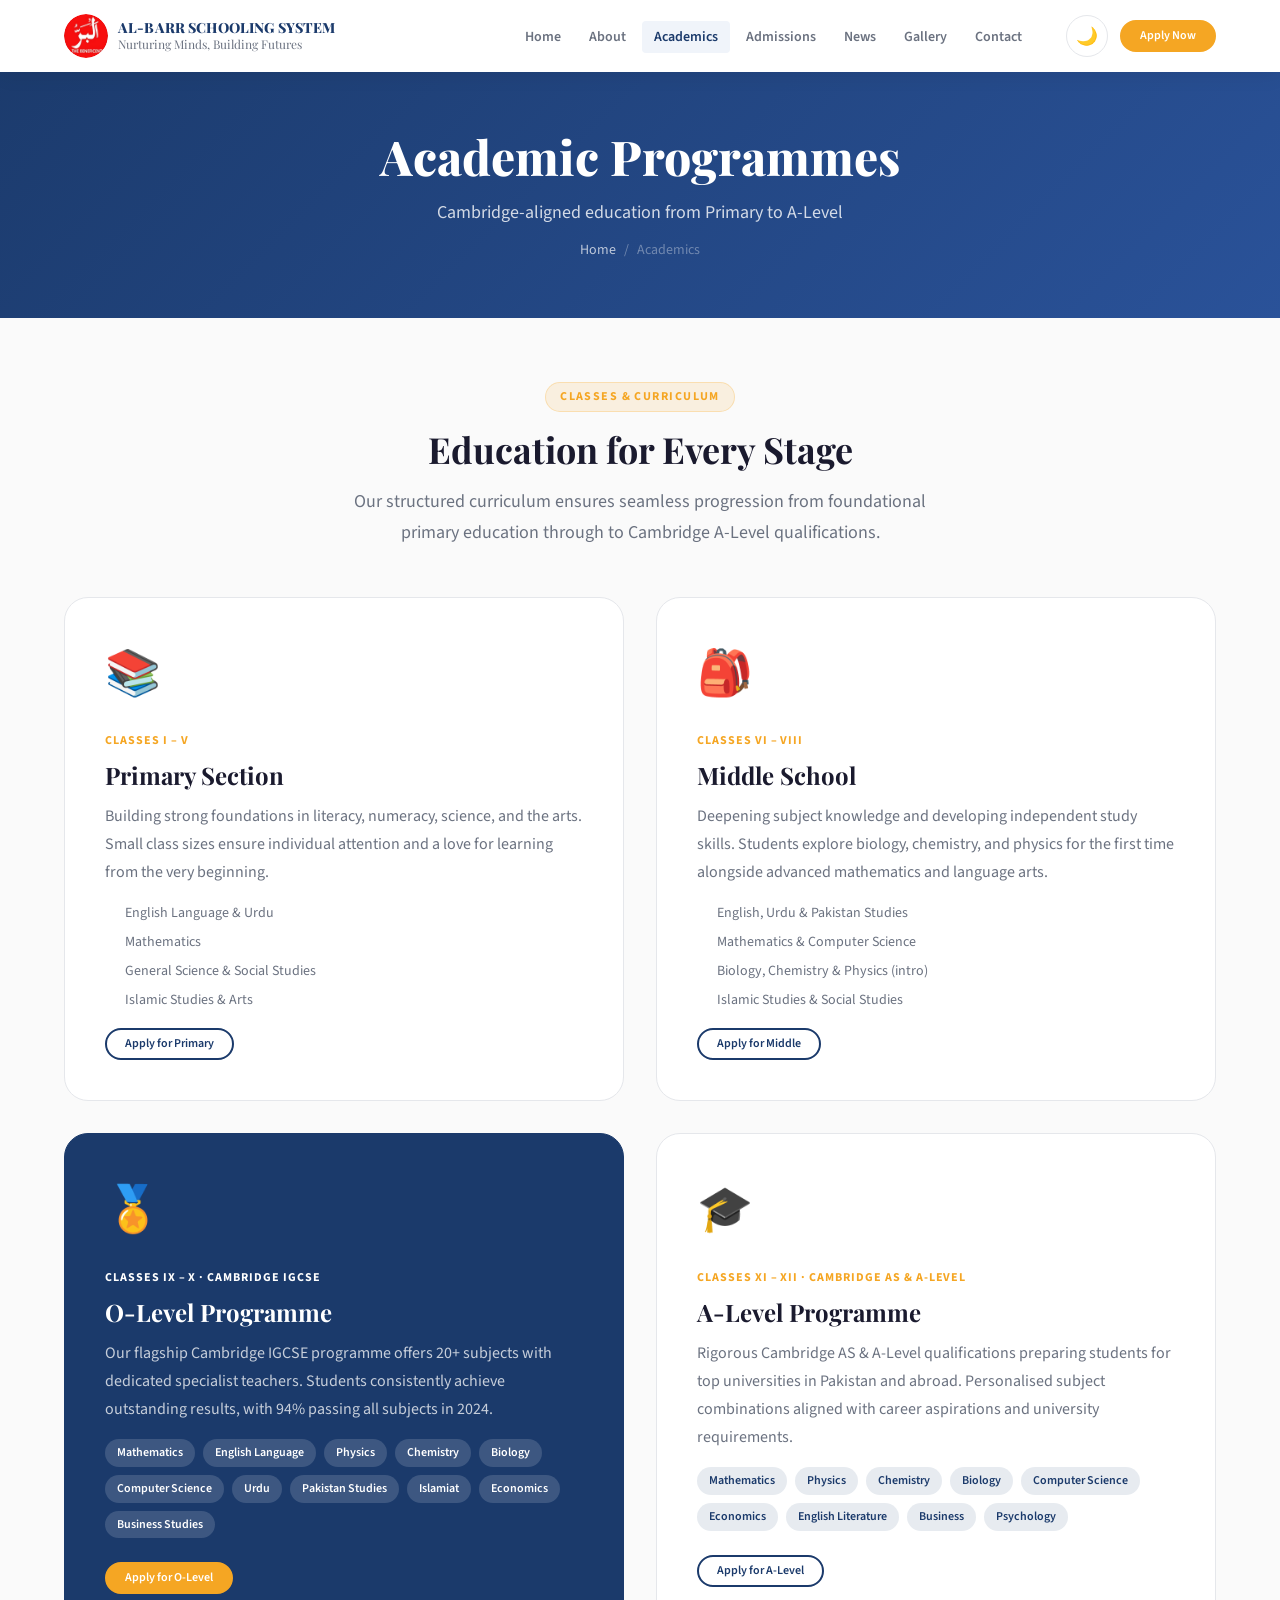
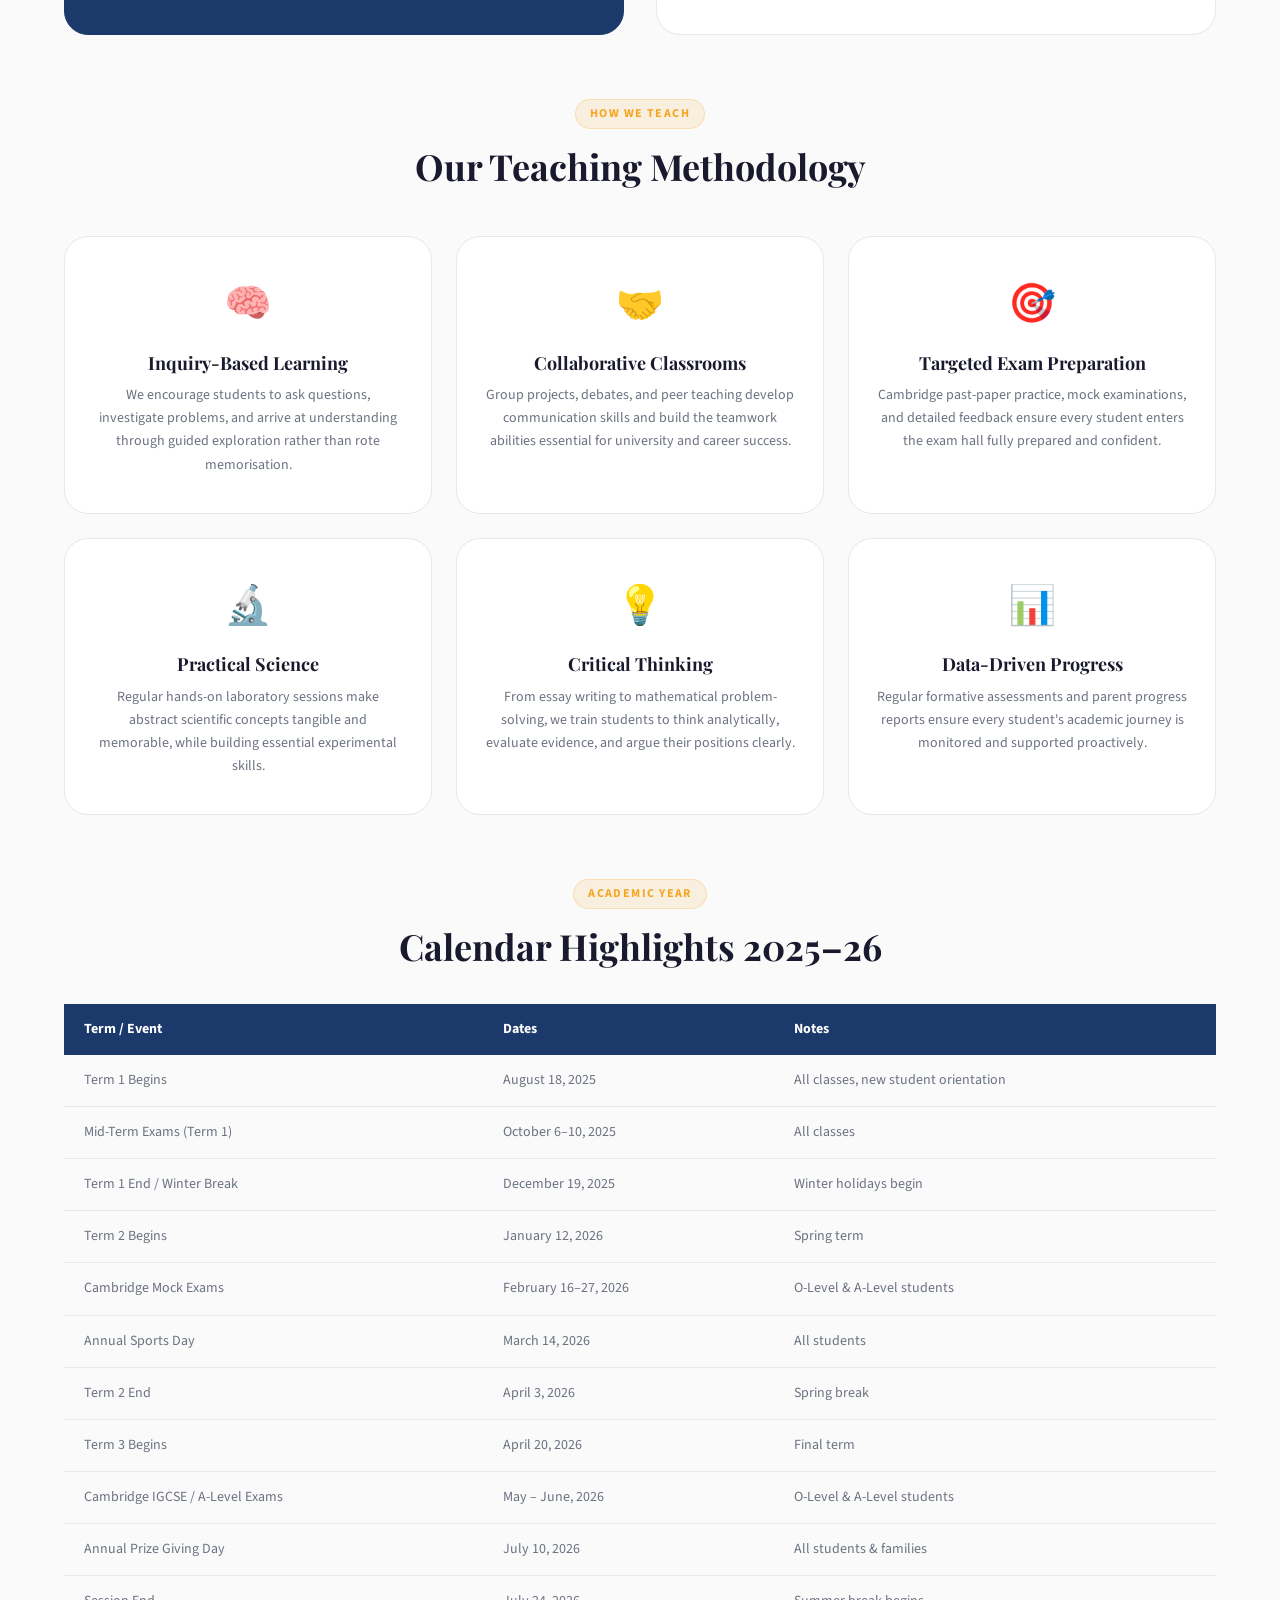
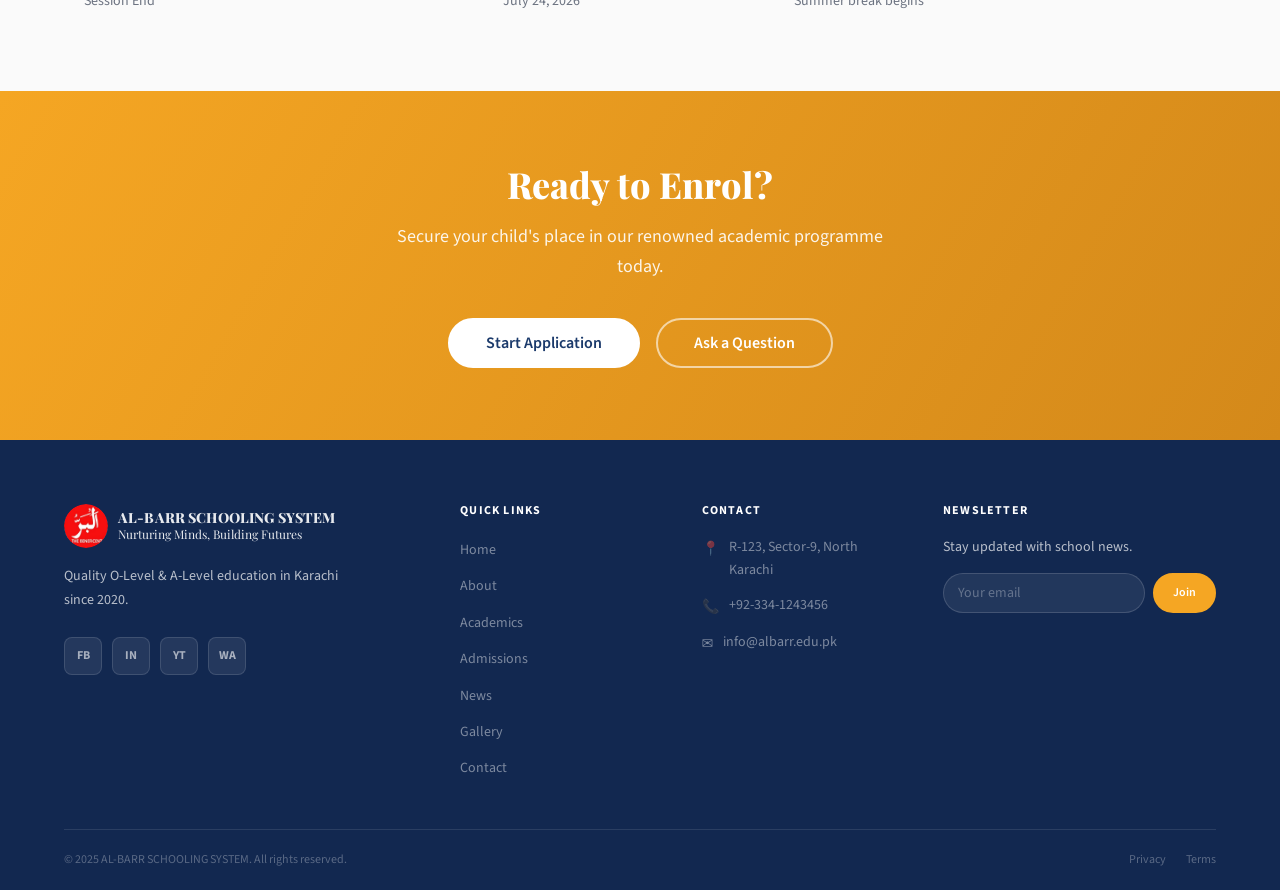
<file: academics.html>
﻿<!DOCTYPE html>
<html lang="en" data-theme="light">

<head>
  <meta charset="UTF-8" />
  <meta name="viewport" content="width=device-width, initial-scale=1.0" />
  <meta name="description"
    content="AL-BARR SCHOOLING SYSTEM Academics — O-Level, A-Level, and Cambridge curriculum details." />
  <title>Academics | AL-BARR SCHOOLING SYSTEM</title>
  <link rel="stylesheet" href="css/main.css" />
  <link rel="stylesheet" href="css/components.css" />
  <style>
    .academics-body {
      padding: var(--space-16) 0;
    }

    .levels-grid {
      display: grid;
      grid-template-columns: repeat(2, 1fr);
      gap: 32px;
      margin-top: 48px;
    }

    .level-card {
      background: var(--color-surface);
      border: 1px solid var(--color-border);
      border-radius: var(--radius-xl);
      padding: 40px;
      transition: all var(--transition);
    }

    .level-card:hover {
      box-shadow: var(--shadow-lg);
      transform: translateY(-4px);
      border-color: var(--color-primary);
    }

    .level-card.highlight {
      background: var(--color-primary);
      color: #fff;
      border-color: var(--color-primary);
    }

    .level-card.highlight h3,
    .level-card.highlight .level-grades {
      color: #fff;
    }

    .level-card.highlight p,
    .level-card.highlight li {
      color: rgba(255, 255, 255, .75);
    }

    .level-icon {
      font-size: 2.8rem;
      margin-bottom: 20px;
    }

    .level-grades {
      font-size: var(--text-xs);
      font-weight: 700;
      letter-spacing: .08em;
      text-transform: uppercase;
      color: var(--color-secondary);
      margin-bottom: 10px;
    }

    .level-card h3 {
      font-size: var(--text-2xl);
      margin-bottom: 12px;
    }

    .level-card p {
      color: var(--color-text-muted);
      line-height: 1.75;
      margin-bottom: 16px;
    }

    .subjects-list {
      display: flex;
      flex-wrap: wrap;
      gap: 8px;
      margin-top: 16px;
    }

    .subject-tag {
      background: rgba(27, 58, 107, .1);
      color: var(--color-primary);
      font-size: var(--text-xs);
      font-weight: 600;
      padding: 4px 12px;
      border-radius: var(--radius-full);
    }

    .level-card.highlight .subject-tag {
      background: rgba(255, 255, 255, .15);
      color: #fff;
    }

    .method-grid {
      display: grid;
      grid-template-columns: repeat(3, 1fr);
      gap: 24px;
      margin-top: 48px;
    }

    .method-item {
      text-align: center;
      padding: 36px 28px;
      background: var(--color-surface);
      border: 1px solid var(--color-border);
      border-radius: var(--radius-xl);
    }

    .method-icon {
      font-size: 2.4rem;
      margin-bottom: 16px;
    }

    .method-item h4 {
      font-size: var(--text-lg);
      margin-bottom: 10px;
    }

    .method-item p {
      font-size: var(--text-sm);
      color: var(--color-text-muted);
      line-height: 1.65;
    }

    .calendar-table {
      width: 100%;
      border-collapse: collapse;
      margin-top: 36px;
    }

    .calendar-table th {
      background: var(--color-primary);
      color: #fff;
      padding: 14px 20px;
      text-align: left;
      font-size: var(--text-sm);
    }

    .calendar-table td {
      padding: 14px 20px;
      border-bottom: 1px solid var(--color-border);
      font-size: var(--text-sm);
      color: var(--color-text-muted);
    }

    .calendar-table tr:last-child td {
      border-bottom: none;
    }

    .calendar-table tr:hover td {
      background: var(--color-bg-alt);
    }

    @media(max-width:900px) {

      .levels-grid,
      .method-grid {
        grid-template-columns: 1fr;
      }
    }
  </style>
</head>

<body>
  <nav class="navbar solid" id="navbar">
    <div class="nav-inner">
      <a href="index.html" class="nav-logo">
        <div class="nav-logo-icon"><img src="/assets/images/logo.jpg" alt="AL-BARR SCHOOLING SYSTEM Logo"></div>
        <div class="nav-logo-text"><strong>AL-BARR SCHOOLING SYSTEM</strong><span>Nurturing Minds, Building
            Futures</span></div>
      </a>
      <ul class="nav-links" id="navLinks">
        <li><a href="index.html">Home</a></li>
        <li><a href="about.html">About</a></li>
        <li><a href="academics.html" class="active">Academics</a></li>
        <li><a href="admissions.html">Admissions</a></li>
        <li><a href="news.html">News</a></li>
        <li><a href="gallery.html">Gallery</a></li>
        <li><a href="contact.html">Contact</a></li>
      </ul>
      <div class="nav-right"><button class="theme-toggle" id="themeToggle"
          title="Toggle Dark / Light Mode">🌙</button><a href="admissions.html" class="btn btn-secondary btn-sm">Apply
          Now</a></div>
      <button class="hamburger" id="hamburger"><span></span><span></span><span></span></button>
    </div>
  </nav>
  <div class="nav-drawer" id="navDrawer"><a href="index.html">Home</a><a href="about.html">About</a><a
      href="academics.html" class="active">Academics</a><a href="admissions.html">Admissions</a><a
      href="news.html">News</a><a href="gallery.html">Gallery</a><a href="contact.html">Contact</a><a
      href="admissions.html" class="btn btn-secondary">Apply Now</a></div>

  <div class="page-hero">
    <div class="container">
      <h1>Academic Programmes</h1>
      <p>Cambridge-aligned education from Primary to A-Level</p>
      <div class="breadcrumb"><a href="index.html">Home</a><span>/</span><span>Academics</span></div>
    </div>
  </div>

  <div class="academics-body">
    <div class="container">
      <div class="text-center fade-up">
        <div class="label">Classes &amp; Curriculum</div>
        <h2 class="section-title">Education for Every Stage</h2>
        <p class="section-sub">Our structured curriculum ensures seamless progression from foundational primary
          education through to Cambridge A-Level qualifications.</p>
      </div>
      <div class="levels-grid">
        <div class="level-card fade-up">
          <div class="level-icon">📚</div>
          <div class="level-grades">Classes I – V</div>
          <h3>Primary Section</h3>
          <p>Building strong foundations in literacy, numeracy, science, and the arts. Small class sizes ensure
            individual attention and a love for learning from the very beginning.</p>
          <ul style="color:var(--color-text-muted);font-size:var(--text-sm);padding-left:20px;margin-bottom:16px;">
            <li style="margin-bottom:6px;">English Language &amp; Urdu</li>
            <li style="margin-bottom:6px;">Mathematics</li>
            <li style="margin-bottom:6px;">General Science &amp; Social Studies</li>
            <li style="margin-bottom:6px;">Islamic Studies &amp; Arts</li>
          </ul><a href="admissions.html" class="btn btn-outline btn-sm">Apply for Primary</a>
        </div>
        <div class="level-card fade-up">
          <div class="level-icon">🎒</div>
          <div class="level-grades">Classes VI – VIII</div>
          <h3>Middle School</h3>
          <p>Deepening subject knowledge and developing independent study skills. Students explore biology, chemistry,
            and physics for the first time alongside advanced mathematics and language arts.</p>
          <ul style="color:var(--color-text-muted);font-size:var(--text-sm);padding-left:20px;margin-bottom:16px;">
            <li style="margin-bottom:6px;">English, Urdu &amp; Pakistan Studies</li>
            <li style="margin-bottom:6px;">Mathematics &amp; Computer Science</li>
            <li style="margin-bottom:6px;">Biology, Chemistry &amp; Physics (intro)</li>
            <li style="margin-bottom:6px;">Islamic Studies &amp; Social Studies</li>
          </ul><a href="admissions.html" class="btn btn-outline btn-sm">Apply for Middle</a>
        </div>
        <div class="level-card highlight fade-up">
          <div class="level-icon">🏅</div>
          <div class="level-grades">Classes IX – X · Cambridge IGCSE</div>
          <h3>O-Level Programme</h3>
          <p>Our flagship Cambridge IGCSE programme offers 20+ subjects with dedicated specialist teachers. Students
            consistently achieve outstanding results, with 94% passing all subjects in 2024.</p>
          <div class="subjects-list"><span class="subject-tag">Mathematics</span><span class="subject-tag">English
              Language</span><span class="subject-tag">Physics</span><span class="subject-tag">Chemistry</span><span
              class="subject-tag">Biology</span><span class="subject-tag">Computer Science</span><span
              class="subject-tag">Urdu</span><span class="subject-tag">Pakistan Studies</span><span
              class="subject-tag">Islamiat</span><span class="subject-tag">Economics</span><span
              class="subject-tag">Business Studies</span></div><a href="admissions.html"
            class="btn btn-secondary btn-sm" style="margin-top:24px;">Apply for O-Level</a>
        </div>
        <div class="level-card fade-up">
          <div class="level-icon">🎓</div>
          <div class="level-grades">Classes XI – XII · Cambridge AS &amp; A-Level</div>
          <h3>A-Level Programme</h3>
          <p>Rigorous Cambridge AS &amp; A-Level qualifications preparing students for top universities in Pakistan and
            abroad. Personalised subject combinations aligned with career aspirations and university requirements.</p>
          <div class="subjects-list"><span class="subject-tag">Mathematics</span><span
              class="subject-tag">Physics</span><span class="subject-tag">Chemistry</span><span
              class="subject-tag">Biology</span><span class="subject-tag">Computer Science</span><span
              class="subject-tag">Economics</span><span class="subject-tag">English Literature</span><span
              class="subject-tag">Business</span><span class="subject-tag">Psychology</span></div><a
            href="admissions.html" class="btn btn-outline btn-sm" style="margin-top:24px;">Apply for A-Level</a>
        </div>
      </div>

      <!-- Teaching Methodology -->
      <div style="margin-top:var(--space-16);">
        <div class="text-center fade-up">
          <div class="label">How We Teach</div>
          <h2 class="section-title">Our Teaching Methodology</h2>
        </div>
        <div class="method-grid">
          <div class="method-item fade-up">
            <div class="method-icon">🧠</div>
            <h4>Inquiry-Based Learning</h4>
            <p>We encourage students to ask questions, investigate problems, and arrive at understanding through guided
              exploration rather than rote memorisation.</p>
          </div>
          <div class="method-item fade-up">
            <div class="method-icon">🤝</div>
            <h4>Collaborative Classrooms</h4>
            <p>Group projects, debates, and peer teaching develop communication skills and build the teamwork abilities
              essential for university and career success.</p>
          </div>
          <div class="method-item fade-up">
            <div class="method-icon">🎯</div>
            <h4>Targeted Exam Preparation</h4>
            <p>Cambridge past-paper practice, mock examinations, and detailed feedback ensure every student enters the
              exam hall fully prepared and confident.</p>
          </div>
          <div class="method-item fade-up">
            <div class="method-icon">🔬</div>
            <h4>Practical Science</h4>
            <p>Regular hands-on laboratory sessions make abstract scientific concepts tangible and memorable, while
              building essential experimental skills.</p>
          </div>
          <div class="method-item fade-up">
            <div class="method-icon">💡</div>
            <h4>Critical Thinking</h4>
            <p>From essay writing to mathematical problem-solving, we train students to think analytically, evaluate
              evidence, and argue their positions clearly.</p>
          </div>
          <div class="method-item fade-up">
            <div class="method-icon">📊</div>
            <h4>Data-Driven Progress</h4>
            <p>Regular formative assessments and parent progress reports ensure every student's academic journey is
              monitored and supported proactively.</p>
          </div>
        </div>
      </div>

      <!-- Academic Calendar -->
      <div style="margin-top:var(--space-16);">
        <div class="text-center fade-up">
          <div class="label">Academic Year</div>
          <h2 class="section-title">Calendar Highlights 2025–26</h2>
        </div>
        <div class="fade-up">
          <table class="calendar-table">
            <thead>
              <tr>
                <th>Term / Event</th>
                <th>Dates</th>
                <th>Notes</th>
              </tr>
            </thead>
            <tbody>
              <tr>
                <td>Term 1 Begins</td>
                <td>August 18, 2025</td>
                <td>All classes, new student orientation</td>
              </tr>
              <tr>
                <td>Mid-Term Exams (Term 1)</td>
                <td>October 6–10, 2025</td>
                <td>All classes</td>
              </tr>
              <tr>
                <td>Term 1 End / Winter Break</td>
                <td>December 19, 2025</td>
                <td>Winter holidays begin</td>
              </tr>
              <tr>
                <td>Term 2 Begins</td>
                <td>January 12, 2026</td>
                <td>Spring term</td>
              </tr>
              <tr>
                <td>Cambridge Mock Exams</td>
                <td>February 16–27, 2026</td>
                <td>O-Level &amp; A-Level students</td>
              </tr>
              <tr>
                <td>Annual Sports Day</td>
                <td>March 14, 2026</td>
                <td>All students</td>
              </tr>
              <tr>
                <td>Term 2 End</td>
                <td>April 3, 2026</td>
                <td>Spring break</td>
              </tr>
              <tr>
                <td>Term 3 Begins</td>
                <td>April 20, 2026</td>
                <td>Final term</td>
              </tr>
              <tr>
                <td>Cambridge IGCSE / A-Level Exams</td>
                <td>May – June, 2026</td>
                <td>O-Level &amp; A-Level students</td>
              </tr>
              <tr>
                <td>Annual Prize Giving Day</td>
                <td>July 10, 2026</td>
                <td>All students &amp; families</td>
              </tr>
              <tr>
                <td>Session End</td>
                <td>July 24, 2026</td>
                <td>Summer break begins</td>
              </tr>
            </tbody>
          </table>
        </div>
      </div>
    </div>
  </div>

  <div class="cta-section">
    <div class="container">
      <h2>Ready to Enrol?</h2>
      <p>Secure your child's place in our renowned academic programme today.</p>
      <div class="cta-btns"><a href="admissions.html" class="btn btn-white btn-lg">Start Application</a><a
          href="contact.html" class="btn btn-outline-white btn-lg">Ask a Question</a></div>
    </div>
  </div>

  <footer class="footer">
    <div class="container">
      <div class="footer-grid">
        <div class="footer-brand"><a href="index.html" class="nav-logo">
            <div class="nav-logo-icon"><img src="/assets/images/logo.jpg" alt="AL-BARR SCHOOLING SYSTEM Logo"></div>
            <div class="nav-logo-text"><strong>AL-BARR SCHOOLING SYSTEM</strong><span>Nurturing Minds, Building
                Futures</span></div>
          </a>
          <p>Quality O-Level &amp; A-Level education in Karachi since 2020.</p>
          <div class="social-row"><a href="#" class="social-btn">fb</a><a href="#" class="social-btn">in</a><a href="#"
              class="social-btn">yt</a><a href="#" class="social-btn">wa</a></div>
        </div>
        <div class="footer-col">
          <h4>Quick Links</h4>
          <ul>
            <li><a href="index.html">Home</a></li>
            <li><a href="about.html">About</a></li>
            <li><a href="academics.html">Academics</a></li>
            <li><a href="admissions.html">Admissions</a></li>
            <li><a href="news.html">News</a></li>
            <li><a href="gallery.html">Gallery</a></li>
            <li><a href="contact.html">Contact</a></li>
          </ul>
        </div>
        <div class="footer-col">
          <h4>Contact</h4>
          <div class="contact-line"><span>📍</span><span>R-123, Sector-9, North Karachi</span></div>
          <div class="contact-line"><span>📞</span><span>+92-334-1243456</span></div>
          <div class="contact-line"><span>✉️</span><span>info@albarr.edu.pk</span></div>
        </div>
        <div class="footer-col footer-newsletter">
          <h4>Newsletter</h4>
          <p>Stay updated with school news.</p>
          <div class="nl-form"><input type="email" placeholder="Your email" /><button
              class="btn btn-secondary btn-sm">Join</button></div>
        </div>
      </div>
      <div class="footer-bottom">
        <p>&copy; 2025 AL-BARR SCHOOLING SYSTEM. All rights reserved.</p>
        <div class="footer-legal"><a href="#">Privacy</a><a href="#">Terms</a></div>
      </div>
    </div>
  </footer>
  <script src="js/main.js"></script>
</body>

</html>
</file>
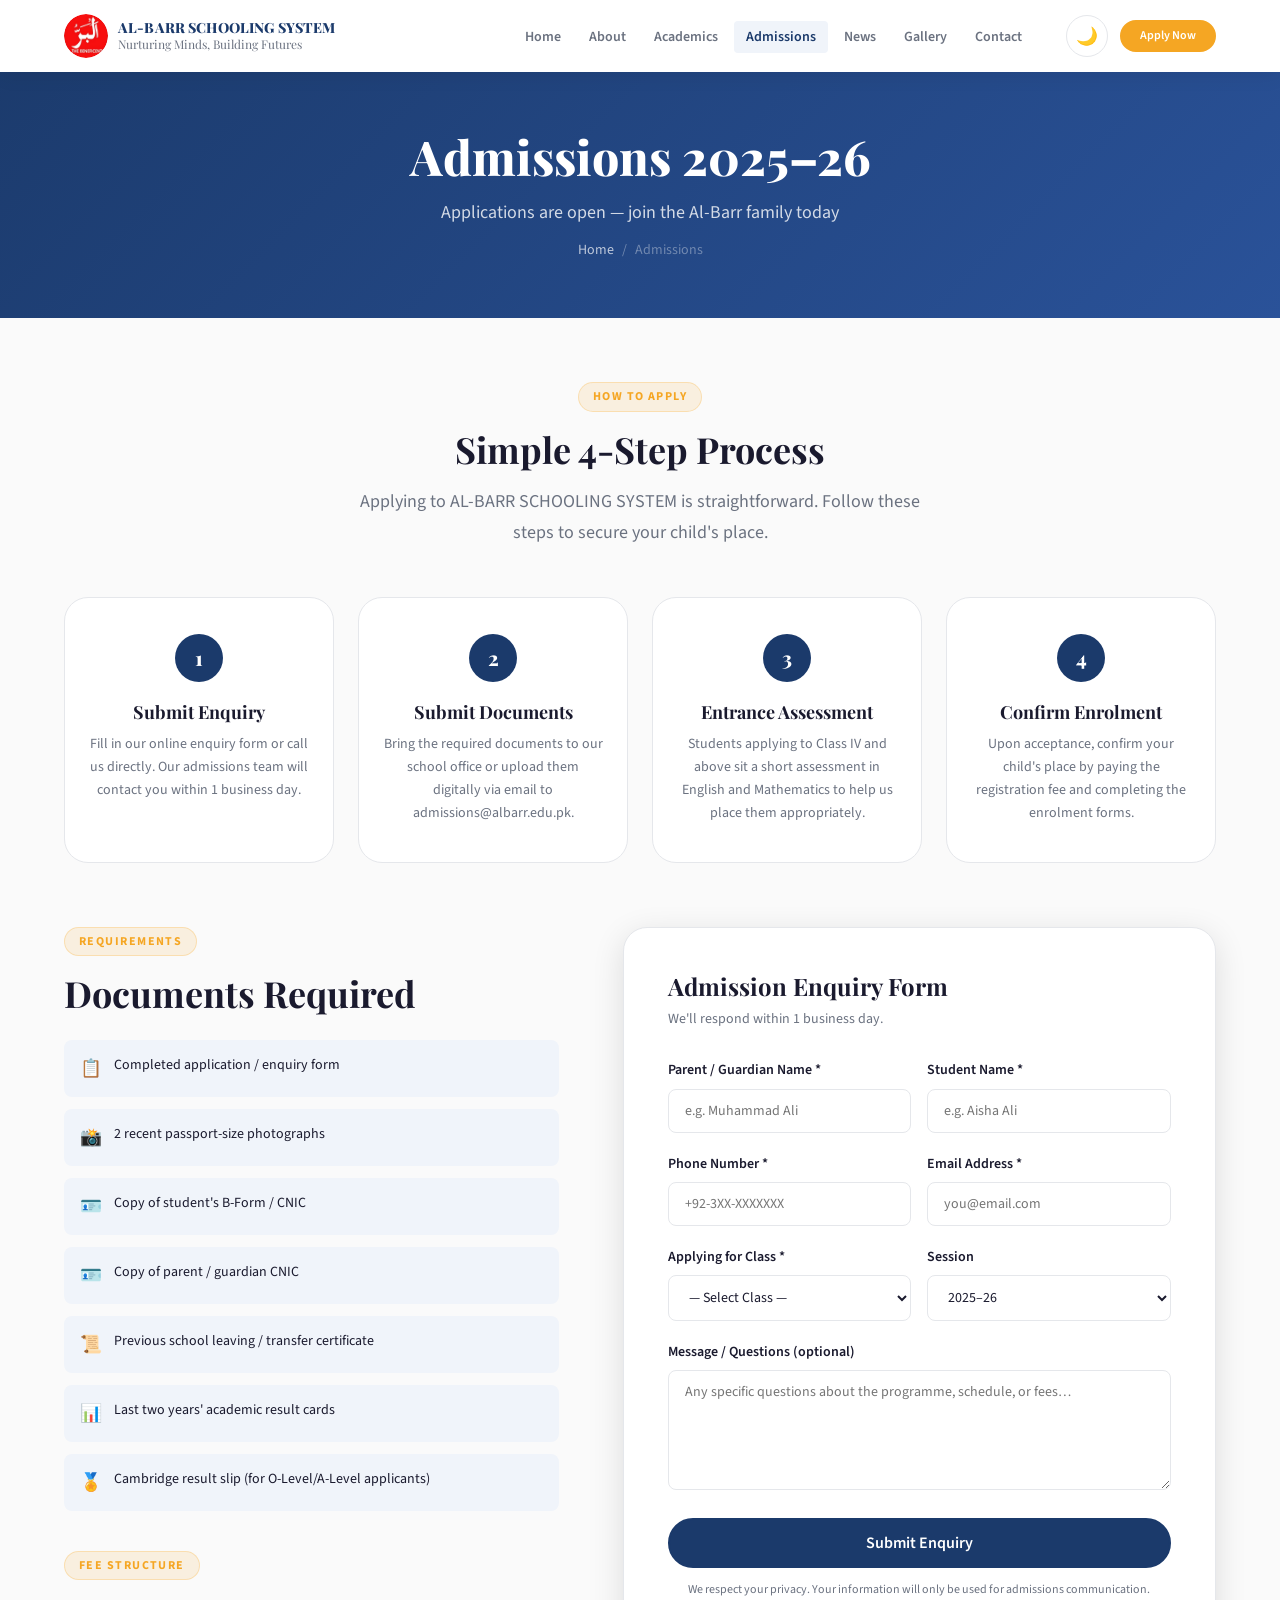
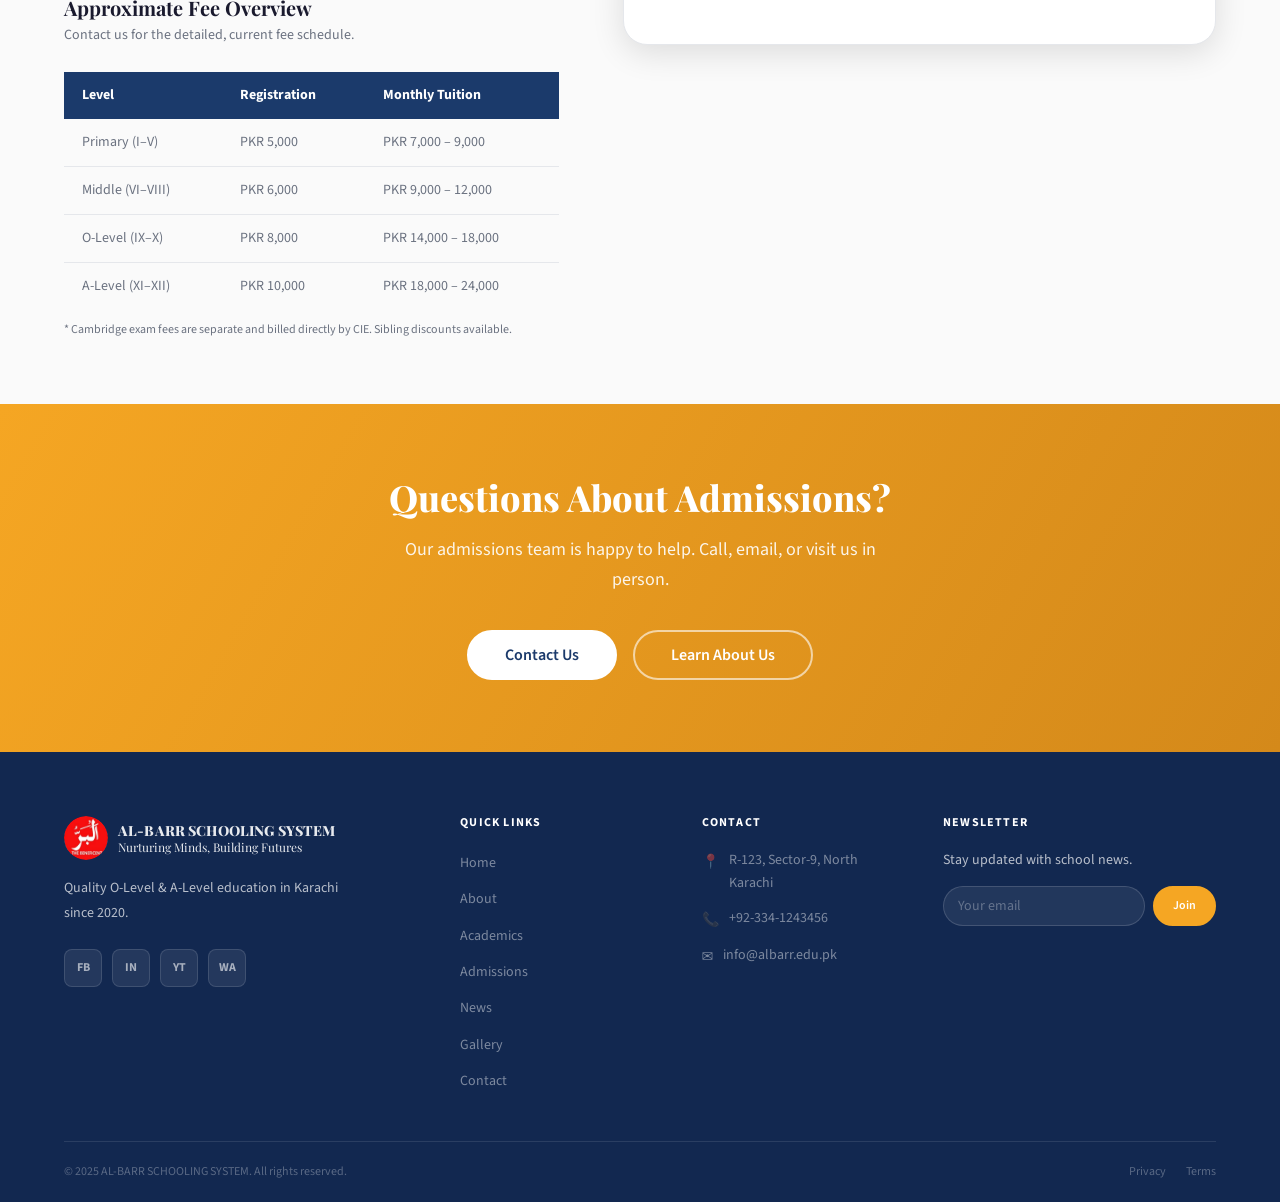
<file: admissions.html>
﻿<!DOCTYPE html>
<html lang="en" data-theme="light">

<head>
  <meta charset="UTF-8" />
  <meta name="viewport" content="width=device-width, initial-scale=1.0" />
  <meta name="description"
    content="Apply to AL-BARR SCHOOLING SYSTEM — admissions process, requirements, and enquiry form." />
  <title>Admissions | AL-BARR SCHOOLING SYSTEM</title>
  <link rel="stylesheet" href="css/main.css" />
  <link rel="stylesheet" href="css/components.css" />
  <style>
    .adm-body {
      padding: var(--space-16) 0;
    }

    .steps-grid {
      display: grid;
      grid-template-columns: repeat(4, 1fr);
      gap: 24px;
      margin-top: 48px;
    }

    .step-card {
      text-align: center;
      padding: 36px 24px;
      background: var(--color-surface);
      border: 1px solid var(--color-border);
      border-radius: var(--radius-xl);
      position: relative;
      transition: all var(--transition);
    }

    .step-card:hover {
      transform: translateY(-4px);
      box-shadow: var(--shadow-md);
    }

    .step-num {
      width: 48px;
      height: 48px;
      background: var(--color-primary);
      color: #fff;
      border-radius: 50%;
      display: grid;
      place-items: center;
      font-family: var(--font-heading);
      font-size: var(--text-xl);
      font-weight: 800;
      margin: 0 auto 20px;
    }

    .step-card h4 {
      font-size: var(--text-lg);
      margin-bottom: 10px;
    }

    .step-card p {
      font-size: var(--text-sm);
      color: var(--color-text-muted);
      line-height: 1.65;
    }

    .adm-grid {
      display: grid;
      grid-template-columns: 1fr 1.2fr;
      gap: 64px;
      align-items: start;
      margin-top: var(--space-16);
    }

    .req-list {
      display: flex;
      flex-direction: column;
      gap: 12px;
      margin-top: 24px;
    }

    .req-item {
      display: flex;
      gap: 12px;
      align-items: flex-start;
      padding: 14px 16px;
      background: var(--color-bg-alt);
      border-radius: var(--radius-md);
      font-size: var(--text-sm);
    }

    .req-item span:first-child {
      flex-shrink: 0;
      font-size: 1.1rem;
    }

    .fee-table {
      width: 100%;
      border-collapse: collapse;
      margin-top: 24px;
    }

    .fee-table th {
      background: var(--color-primary);
      color: #fff;
      padding: 12px 18px;
      text-align: left;
      font-size: var(--text-sm);
    }

    .fee-table td {
      padding: 12px 18px;
      border-bottom: 1px solid var(--color-border);
      font-size: var(--text-sm);
      color: var(--color-text-muted);
    }

    .fee-table tr:last-child td {
      border-bottom: none;
    }

    .form-card {
      background: var(--color-surface);
      border: 1px solid var(--color-border);
      border-radius: var(--radius-xl);
      padding: 44px;
      box-shadow: var(--shadow-lg);
    }

    .form-card h3 {
      font-size: var(--text-2xl);
      margin-bottom: 8px;
    }

    .form-card .sub {
      font-size: var(--text-sm);
      color: var(--color-text-muted);
      margin-bottom: 28px;
    }

    @media(max-width:900px) {
      .steps-grid {
        grid-template-columns: repeat(2, 1fr);
      }

      .adm-grid {
        grid-template-columns: 1fr;
      }
    }

    @media(max-width:480px) {
      .steps-grid {
        grid-template-columns: 1fr;
      }
    }
  </style>
</head>

<body>
  <nav class="navbar solid" id="navbar">
    <div class="nav-inner">
      <a href="index.html" class="nav-logo">
        <div class="nav-logo-icon"><img src="/assets/images/logo.jpg" alt="AL-BARR SCHOOLING SYSTEM Logo"></div>
        <div class="nav-logo-text"><strong>AL-BARR SCHOOLING SYSTEM</strong><span>Nurturing Minds, Building
            Futures</span></div>
      </a>
      <ul class="nav-links" id="navLinks">
        <li><a href="index.html">Home</a></li>
        <li><a href="about.html">About</a></li>
        <li><a href="academics.html">Academics</a></li>
        <li><a href="admissions.html" class="active">Admissions</a></li>
        <li><a href="news.html">News</a></li>
        <li><a href="gallery.html">Gallery</a></li>
        <li><a href="contact.html">Contact</a></li>
      </ul>
      <div class="nav-right"><button class="theme-toggle" id="themeToggle"
          title="Toggle Dark / Light Mode">🌙</button><a href="admissions.html" class="btn btn-secondary btn-sm">Apply
          Now</a></div>
      <button class="hamburger" id="hamburger"><span></span><span></span><span></span></button>
    </div>
  </nav>
  <div class="nav-drawer" id="navDrawer"><a href="index.html">Home</a><a href="about.html">About</a><a
      href="academics.html">Academics</a><a href="admissions.html" class="active">Admissions</a><a
      href="news.html">News</a><a href="gallery.html">Gallery</a><a href="contact.html">Contact</a><a
      href="admissions.html" class="btn btn-secondary">Apply Now</a></div>

  <div class="page-hero">
    <div class="container">
      <h1>Admissions 2025–26</h1>
      <p>Applications are open — join the Al-Barr family today</p>
      <div class="breadcrumb"><a href="index.html">Home</a><span>/</span><span>Admissions</span></div>
    </div>
  </div>

  <div class="adm-body">
    <div class="container">
      <div class="text-center fade-up">
        <div class="label">How to Apply</div>
        <h2 class="section-title">Simple 4-Step Process</h2>
        <p class="section-sub">Applying to AL-BARR SCHOOLING SYSTEM is straightforward. Follow these steps to secure
          your child's place.</p>
      </div>
      <div class="steps-grid">
        <div class="step-card fade-up">
          <div class="step-num">1</div>
          <h4>Submit Enquiry</h4>
          <p>Fill in our online enquiry form or call us directly. Our admissions team will contact you within 1 business
            day.</p>
        </div>
        <div class="step-card fade-up">
          <div class="step-num">2</div>
          <h4>Submit Documents</h4>
          <p>Bring the required documents to our school office or upload them digitally via email to
            admissions@albarr.edu.pk.</p>
        </div>
        <div class="step-card fade-up">
          <div class="step-num">3</div>
          <h4>Entrance Assessment</h4>
          <p>Students applying to Class IV and above sit a short assessment in English and Mathematics to help us place
            them appropriately.</p>
        </div>
        <div class="step-card fade-up">
          <div class="step-num">4</div>
          <h4>Confirm Enrolment</h4>
          <p>Upon acceptance, confirm your child's place by paying the registration fee and completing the enrolment
            forms.</p>
        </div>
      </div>

      <div class="adm-grid">
        <div>
          <div class="label fade-up">Requirements</div>
          <h2 class="section-title fade-up">Documents Required</h2>
          <div class="req-list fade-up">
            <div class="req-item"><span>📋</span><span>Completed application / enquiry form</span></div>
            <div class="req-item"><span>📸</span><span>2 recent passport-size photographs</span></div>
            <div class="req-item"><span>🪪</span><span>Copy of student's B-Form / CNIC</span></div>
            <div class="req-item"><span>🪪</span><span>Copy of parent / guardian CNIC</span></div>
            <div class="req-item"><span>📜</span><span>Previous school leaving / transfer certificate</span></div>
            <div class="req-item"><span>📊</span><span>Last two years' academic result cards</span></div>
            <div class="req-item"><span>🏅</span><span>Cambridge result slip (for O-Level/A-Level applicants)</span>
            </div>
          </div>

          <div style="margin-top:40px;">
            <div class="label fade-up">Fee Structure</div>
            <h3 class="fade-up" style="margin-bottom:4px;font-size:var(--text-xl);">Approximate Fee Overview</h3>
            <p style="font-size:var(--text-sm);color:var(--color-text-muted);margin-bottom:16px;" class="fade-up">
              Contact us for the detailed, current fee schedule.</p>
            <table class="fee-table fade-up">
              <thead>
                <tr>
                  <th>Level</th>
                  <th>Registration</th>
                  <th>Monthly Tuition</th>
                </tr>
              </thead>
              <tbody>
                <tr>
                  <td>Primary (I–V)</td>
                  <td>PKR 5,000</td>
                  <td>PKR 7,000 – 9,000</td>
                </tr>
                <tr>
                  <td>Middle (VI–VIII)</td>
                  <td>PKR 6,000</td>
                  <td>PKR 9,000 – 12,000</td>
                </tr>
                <tr>
                  <td>O-Level (IX–X)</td>
                  <td>PKR 8,000</td>
                  <td>PKR 14,000 – 18,000</td>
                </tr>
                <tr>
                  <td>A-Level (XI–XII)</td>
                  <td>PKR 10,000</td>
                  <td>PKR 18,000 – 24,000</td>
                </tr>
              </tbody>
            </table>
            <p style="font-size:var(--text-xs);color:var(--color-text-muted);margin-top:10px;">* Cambridge exam fees are
              separate and billed directly by CIE. Sibling discounts available.</p>
          </div>
        </div>

        <div class="form-card fade-up">
          <h3>Admission Enquiry Form</h3>
          <p class="sub">We'll respond within 1 business day.</p>
          <form id="admForm">
            <div class="form-row">
              <div class="form-group"><label>Parent / Guardian Name *</label><input type="text" id="parentName"
                  placeholder="e.g. Muhammad Ali" required /><span class="form-error" id="err-parentName">Please enter
                  your name.</span></div>
              <div class="form-group"><label>Student Name *</label><input type="text" id="studentName"
                  placeholder="e.g. Aisha Ali" required /><span class="form-error" id="err-studentName">Please enter
                  student name.</span></div>
            </div>
            <div class="form-row">
              <div class="form-group"><label>Phone Number *</label><input type="tel" id="phone"
                  placeholder="+92-3XX-XXXXXXX" required /><span class="form-error" id="err-phone">Please enter a valid
                  phone number.</span></div>
              <div class="form-group"><label>Email Address *</label><input type="email" id="email"
                  placeholder="you@email.com" required /><span class="form-error" id="err-email">Please enter a valid
                  email.</span></div>
            </div>
            <div class="form-row">
              <div class="form-group"><label>Applying for Class *</label>
                <select id="grade" required>
                  <option value="">— Select Class —</option>
                  <option>Class I</option>
                  <option>Class II</option>
                  <option>Class III</option>
                  <option>Class IV</option>
                  <option>Class V</option>
                  <option>Class VI</option>
                  <option>Class VII</option>
                  <option>Class VIII</option>
                  <option>O-Level (Class IX)</option>
                  <option>O-Level (Class X)</option>
                  <option>A-Level (Class XI)</option>
                  <option>A-Level (Class XII)</option>
                </select>
                <span class="form-error" id="err-grade">Please select a class.</span>
              </div>
              <div class="form-group"><label>Session</label><select>
                  <option>2025–26</option>
                  <option>2026–27</option>
                </select></div>
            </div>
            <div class="form-group"><label>Message / Questions (optional)</label><textarea id="message"
                placeholder="Any specific questions about the programme, schedule, or fees…"></textarea></div>
            <button type="submit" class="btn btn-primary btn-full btn-lg" id="admSubmit">Submit Enquiry</button>
            <p class="form-note">We respect your privacy. Your information will only be used for admissions
              communication.</p>
          </form>
        </div>
      </div>
    </div>
  </div>

  <div class="cta-section">
    <div class="container">
      <h2>Questions About Admissions?</h2>
      <p>Our admissions team is happy to help. Call, email, or visit us in person.</p>
      <div class="cta-btns"><a href="contact.html" class="btn btn-white btn-lg">Contact Us</a><a href="about.html"
          class="btn btn-outline-white btn-lg">Learn About Us</a></div>
    </div>
  </div>

  <footer class="footer">
    <div class="container">
      <div class="footer-grid">
        <div class="footer-brand"><a href="index.html" class="nav-logo">
            <div class="nav-logo-icon"><img src="/assets/images/logo.jpg" alt="AL-BARR SCHOOLING SYSTEM Logo"></div>
            <div class="nav-logo-text"><strong>AL-BARR SCHOOLING SYSTEM</strong><span>Nurturing Minds, Building
                Futures</span></div>
          </a>
          <p>Quality O-Level &amp; A-Level education in Karachi since 2020.</p>
          <div class="social-row"><a href="#" class="social-btn">fb</a><a href="#" class="social-btn">in</a><a href="#"
              class="social-btn">yt</a><a href="#" class="social-btn">wa</a></div>
        </div>
        <div class="footer-col">
          <h4>Quick Links</h4>
          <ul>
            <li><a href="index.html">Home</a></li>
            <li><a href="about.html">About</a></li>
            <li><a href="academics.html">Academics</a></li>
            <li><a href="admissions.html">Admissions</a></li>
            <li><a href="news.html">News</a></li>
            <li><a href="gallery.html">Gallery</a></li>
            <li><a href="contact.html">Contact</a></li>
          </ul>
        </div>
        <div class="footer-col">
          <h4>Contact</h4>
          <div class="contact-line"><span>📍</span><span>R-123, Sector-9, North Karachi</span></div>
          <div class="contact-line"><span>📞</span><span>+92-334-1243456</span></div>
          <div class="contact-line"><span>✉️</span><span>info@albarr.edu.pk</span></div>
        </div>
        <div class="footer-col footer-newsletter">
          <h4>Newsletter</h4>
          <p>Stay updated with school news.</p>
          <div class="nl-form"><input type="email" placeholder="Your email" /><button
              class="btn btn-secondary btn-sm">Join</button></div>
        </div>
      </div>
      <div class="footer-bottom">
        <p>&copy; 2025 AL-BARR SCHOOLING SYSTEM. All rights reserved.</p>
        <div class="footer-legal"><a href="#">Privacy</a><a href="#">Terms</a></div>
      </div>
    </div>
  </footer>
  <script src="js/main.js"></script>
  <script src="js/form.js"></script>
</body>

</html>
</file>
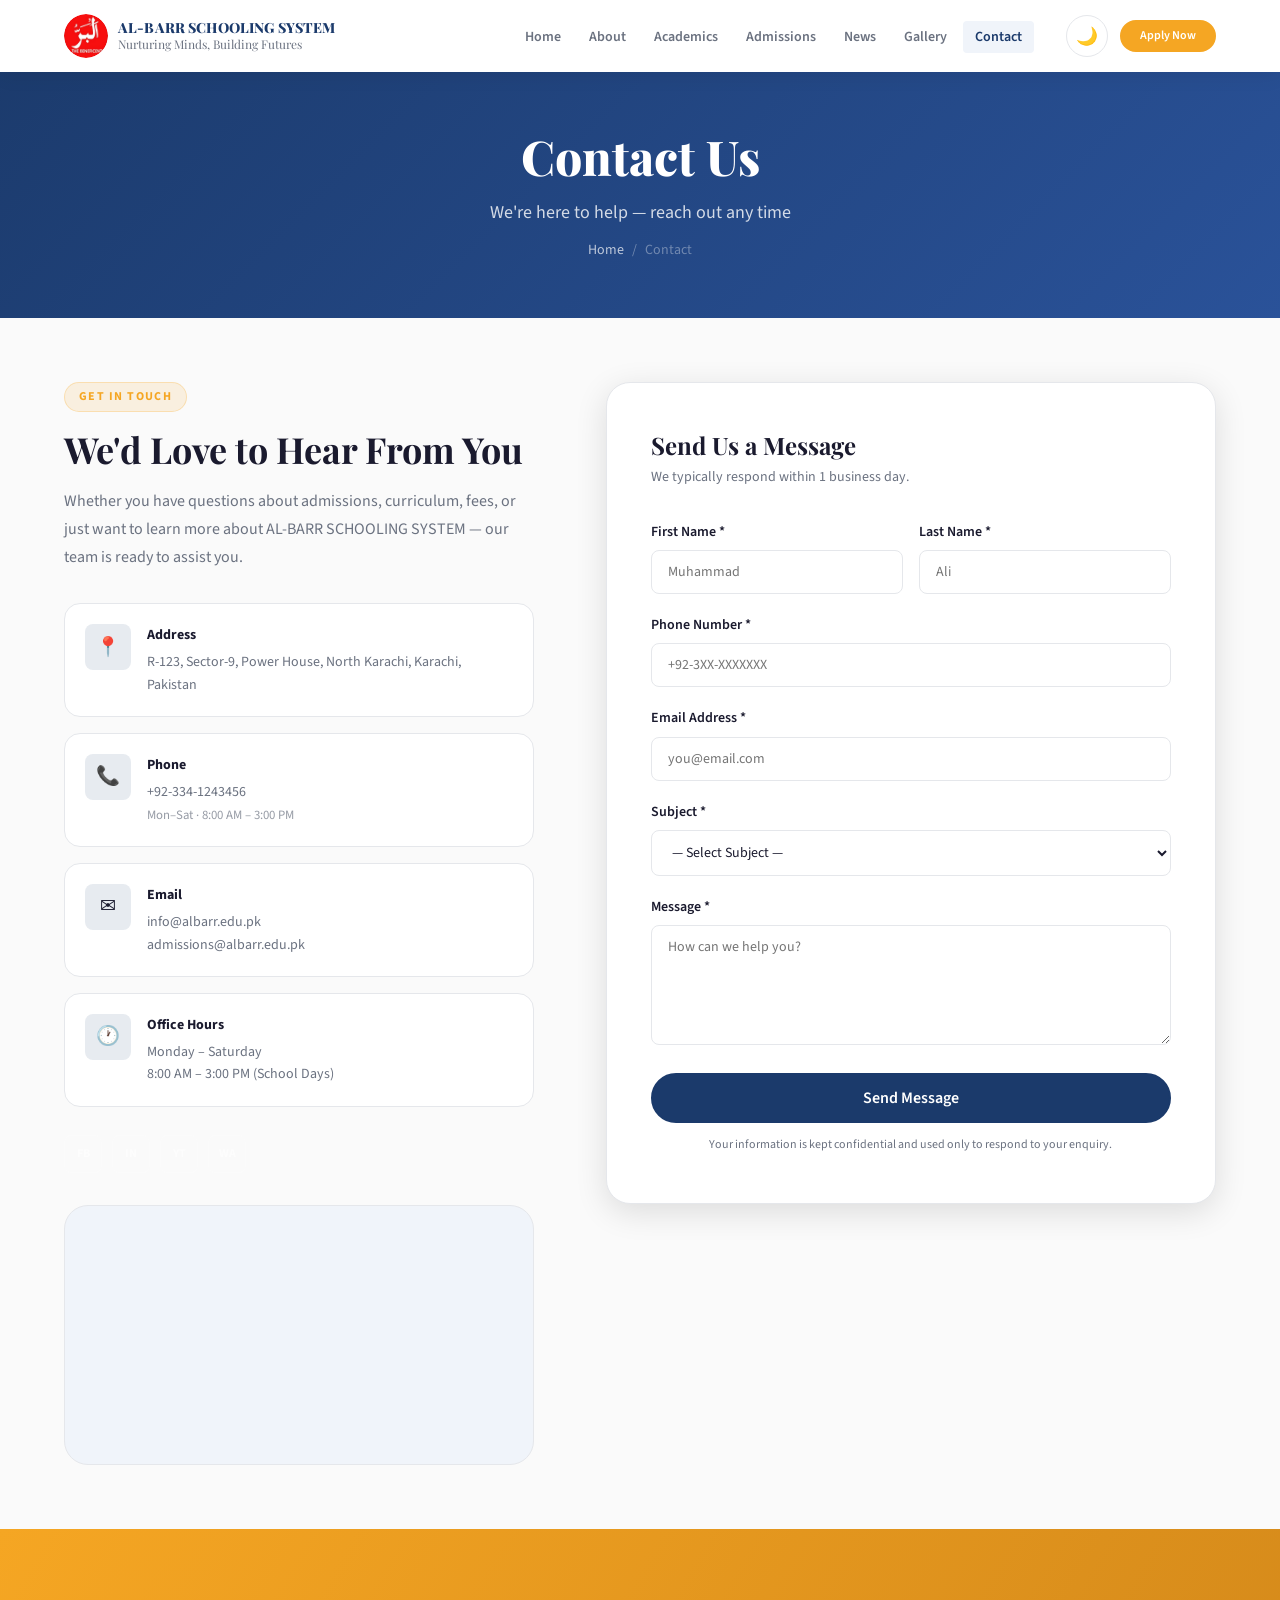
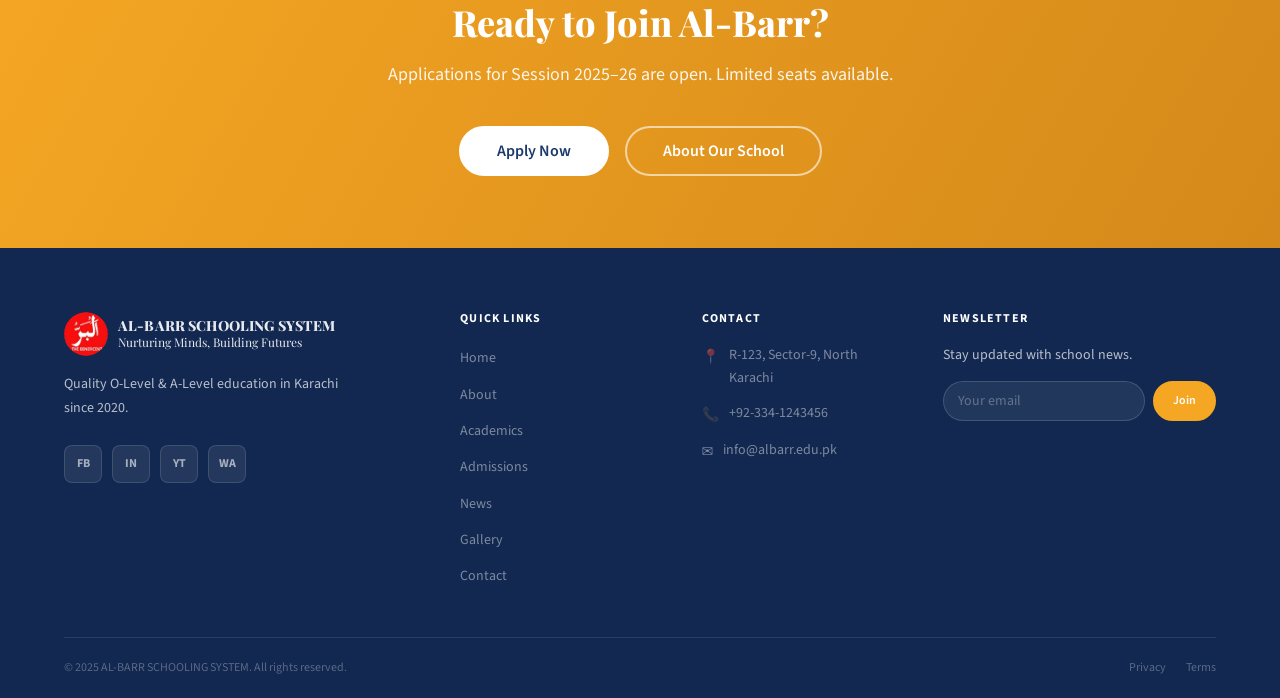
<file: contact.html>
﻿<!DOCTYPE html>
<html lang="en" data-theme="light">

<head>
  <meta charset="UTF-8" />
  <meta name="viewport" content="width=device-width, initial-scale=1.0" />
  <meta name="description" content="Contact AL-BARR SCHOOLING SYSTEM — address, phone, email, and enquiry form." />
  <title>Contact Us | AL-BARR SCHOOLING SYSTEM</title>
  <link rel="stylesheet" href="css/main.css" />
  <link rel="stylesheet" href="css/components.css" />
  <style>
    .contact-body {
      padding: var(--space-16) 0;
    }

    .contact-grid {
      display: grid;
      grid-template-columns: 1fr 1.3fr;
      gap: 72px;
      align-items: start;
    }

    .contact-detail-cards {
      display: flex;
      flex-direction: column;
      gap: 16px;
      margin-top: 32px;
    }

    .cd-card {
      display: flex;
      gap: 16px;
      align-items: flex-start;
      background: var(--color-surface);
      border: 1px solid var(--color-border);
      border-radius: var(--radius-lg);
      padding: 20px;
    }

    .cd-icon {
      width: 46px;
      height: 46px;
      background: rgba(27, 58, 107, .1);
      border-radius: var(--radius-md);
      display: grid;
      place-items: center;
      font-size: 1.2rem;
      flex-shrink: 0;
    }

    .cd-card strong {
      display: block;
      font-weight: 700;
      margin-bottom: 4px;
      font-size: var(--text-sm);
    }

    .cd-card p {
      font-size: var(--text-sm);
      color: var(--color-text-muted);
      line-height: 1.6;
      margin: 0;
    }

    .map-wrap {
      margin-top: 32px;
      border-radius: var(--radius-xl);
      overflow: hidden;
      border: 1px solid var(--color-border);
      height: 260px;
      background: var(--color-bg-alt);
      display: grid;
      place-items: center;
      font-size: var(--text-sm);
      color: var(--color-text-muted);
    }

    .map-wrap iframe {
      width: 100%;
      height: 100%;
      border: none;
    }

    .form-card {
      background: var(--color-surface);
      border: 1px solid var(--color-border);
      border-radius: var(--radius-xl);
      padding: 48px 44px;
      box-shadow: var(--shadow-lg);
    }

    .form-card h3 {
      font-size: var(--text-2xl);
      margin-bottom: 6px;
    }

    .form-card .sub {
      font-size: var(--text-sm);
      color: var(--color-text-muted);
      margin-bottom: 32px;
    }

    @media(max-width:900px) {
      .contact-grid {
        grid-template-columns: 1fr;
      }

      .form-card {
        padding: 32px 24px;
      }
    }
  </style>
</head>

<body>
  <nav class="navbar solid" id="navbar">
    <div class="nav-inner">
      <a href="index.html" class="nav-logo">
        <div class="nav-logo-icon"><img src="/assets/images/logo.jpg" alt="AL-BARR SCHOOLING SYSTEM Logo"></div>
        <div class="nav-logo-text"><strong>AL-BARR SCHOOLING SYSTEM</strong><span>Nurturing Minds, Building
            Futures</span></div>
      </a>
      <ul class="nav-links" id="navLinks">
        <li><a href="index.html">Home</a></li>
        <li><a href="about.html">About</a></li>
        <li><a href="academics.html">Academics</a></li>
        <li><a href="admissions.html">Admissions</a></li>
        <li><a href="news.html">News</a></li>
        <li><a href="gallery.html">Gallery</a></li>
        <li><a href="contact.html" class="active">Contact</a></li>
      </ul>
      <div class="nav-right"><button class="theme-toggle" id="themeToggle"
          title="Toggle Dark / Light Mode">🌙</button><a href="admissions.html" class="btn btn-secondary btn-sm">Apply
          Now</a></div>
      <button class="hamburger" id="hamburger"><span></span><span></span><span></span></button>
    </div>
  </nav>
  <div class="nav-drawer" id="navDrawer"><a href="index.html">Home</a><a href="about.html">About</a><a
      href="academics.html">Academics</a><a href="admissions.html">Admissions</a><a href="news.html">News</a><a
      href="gallery.html">Gallery</a><a href="contact.html" class="active">Contact</a><a href="admissions.html"
      class="btn btn-secondary">Apply Now</a></div>

  <div class="page-hero">
    <div class="container">
      <h1>Contact Us</h1>
      <p>We're here to help — reach out any time</p>
      <div class="breadcrumb"><a href="index.html">Home</a><span>/</span><span>Contact</span></div>
    </div>
  </div>

  <div class="contact-body">
    <div class="container">
      <div class="contact-grid">
        <div class="fade-up">
          <div class="label">Get In Touch</div>
          <h2 class="section-title">We'd Love to Hear From You</h2>
          <p style="color:var(--color-text-muted);line-height:1.75;margin-bottom:8px;">Whether you have questions about
            admissions, curriculum, fees, or just want to learn more about AL-BARR SCHOOLING SYSTEM — our team is ready
            to assist you.</p>
          <div class="contact-detail-cards">
            <div class="cd-card">
              <div class="cd-icon">📍</div>
              <div><strong>Address</strong>
                <p>R-123, Sector-9, Power House, North Karachi, Karachi, Pakistan</p>
              </div>
            </div>
            <div class="cd-card">
              <div class="cd-icon">📞</div>
              <div><strong>Phone</strong>
                <p>+92-334-1243456<br /><span style="font-size:.8rem;opacity:.7;">Mon–Sat · 8:00 AM – 3:00 PM</span></p>
              </div>
            </div>
            <div class="cd-card">
              <div class="cd-icon">✉️</div>
              <div><strong>Email</strong>
                <p>info@albarr.edu.pk<br />admissions@albarr.edu.pk</p>
              </div>
            </div>
            <div class="cd-card">
              <div class="cd-icon">🕐</div>
              <div><strong>Office Hours</strong>
                <p>Monday – Saturday<br />8:00 AM – 3:00 PM (School Days)</p>
              </div>
            </div>
          </div>
          <div class="social-row" style="margin-top:28px;">
            <a href="#" class="social-btn" aria-label="Facebook">fb</a>
            <a href="#" class="social-btn" aria-label="Instagram">in</a>
            <a href="#" class="social-btn" aria-label="YouTube">yt</a>
            <a href="#" class="social-btn" aria-label="WhatsApp">wa</a>
          </div>
          <div class="map-wrap">
            <!-- Google Maps embed for North Karachi -->
            <iframe src="https://maps.google.com/maps?q=24.985653599833768,67.06752019553805&z=17&output=embed"
              width="100%" height="100%" style="border:0;" allowfullscreen="" loading="lazy"
              referrerpolicy="no-referrer-when-downgrade" title="AL-BARR SCHOOLING SYSTEM Location Map">
            </iframe>
          </div>
        </div>

        <div class="form-card fade-up">
          <h3>Send Us a Message</h3>
          <p class="sub">We typically respond within 1 business day.</p>
          <form id="contactForm">
            <div class="form-row">
              <div class="form-group"><label>First Name *</label><input type="text" id="firstName"
                  placeholder="Muhammad" required /><span class="form-error" id="err-firstName">Required.</span></div>
              <div class="form-group"><label>Last Name *</label><input type="text" id="lastName" placeholder="Ali"
                  required /><span class="form-error" id="err-lastName">Required.</span></div>
            </div>
            <div class="form-group"><label>Phone Number *</label><input type="tel" id="cphone"
                placeholder="+92-3XX-XXXXXXX" required /><span class="form-error" id="err-cphone">Please enter a valid
                number.</span></div>
            <div class="form-group"><label>Email Address *</label><input type="email" id="cemail"
                placeholder="you@email.com" required /><span class="form-error" id="err-cemail">Please enter a valid
                email.</span></div>
            <div class="form-group"><label>Subject *</label>
              <select id="subject" required>
                <option value="">— Select Subject —</option>
                <option>Admissions Enquiry</option>
                <option>Academic Programmes</option>
                <option>Fee Structure</option>
                <option>Open Day / Campus Visit</option>
                <option>General Enquiry</option>
              </select>
              <span class="form-error" id="err-subject">Please select a subject.</span>
            </div>
            <div class="form-group"><label>Message *</label><textarea id="cmessage" placeholder="How can we help you?"
                required></textarea><span class="form-error" id="err-cmessage">Please enter a message.</span></div>
            <button type="submit" class="btn btn-primary btn-full btn-lg" id="contactSubmit">Send Message</button>
            <p class="form-note">Your information is kept confidential and used only to respond to your enquiry.</p>
          </form>
        </div>
      </div>
    </div>
  </div>

  <div class="cta-section">
    <div class="container">
      <h2>Ready to Join Al-Barr?</h2>
      <p>Applications for Session 2025–26 are open. Limited seats available.</p>
      <div class="cta-btns"><a href="admissions.html" class="btn btn-white btn-lg">Apply Now</a><a href="about.html"
          class="btn btn-outline-white btn-lg">About Our School</a></div>
    </div>
  </div>

  <footer class="footer">
    <div class="container">
      <div class="footer-grid">
        <div class="footer-brand"><a href="index.html" class="nav-logo">
            <div class="nav-logo-icon"><img src="/assets/images/logo.jpg" alt="AL-BARR SCHOOLING SYSTEM Logo"></div>
            <div class="nav-logo-text"><strong>AL-BARR SCHOOLING SYSTEM</strong><span>Nurturing Minds, Building
                Futures</span></div>
          </a>
          <p>Quality O-Level &amp; A-Level education in Karachi since 2020.</p>
          <div class="social-row"><a href="#" class="social-btn">fb</a><a href="#" class="social-btn">in</a><a href="#"
              class="social-btn">yt</a><a href="#" class="social-btn">wa</a></div>
        </div>
        <div class="footer-col">
          <h4>Quick Links</h4>
          <ul>
            <li><a href="index.html">Home</a></li>
            <li><a href="about.html">About</a></li>
            <li><a href="academics.html">Academics</a></li>
            <li><a href="admissions.html">Admissions</a></li>
            <li><a href="news.html">News</a></li>
            <li><a href="gallery.html">Gallery</a></li>
            <li><a href="contact.html">Contact</a></li>
          </ul>
        </div>
        <div class="footer-col">
          <h4>Contact</h4>
          <div class="contact-line"><span>📍</span><span>R-123, Sector-9, North Karachi</span></div>
          <div class="contact-line"><span>📞</span><span>+92-334-1243456</span></div>
          <div class="contact-line"><span>✉️</span><span>info@albarr.edu.pk</span></div>
        </div>
        <div class="footer-col footer-newsletter">
          <h4>Newsletter</h4>
          <p>Stay updated with school news.</p>
          <div class="nl-form"><input type="email" placeholder="Your email" /><button
              class="btn btn-secondary btn-sm">Join</button></div>
        </div>
      </div>
      <div class="footer-bottom">
        <p>&copy; 2025 AL-BARR SCHOOLING SYSTEM. All rights reserved.</p>
        <div class="footer-legal"><a href="#">Privacy</a><a href="#">Terms</a></div>
      </div>
    </div>
  </footer>
  <script src="js/main.js"></script>
  <script src="js/form.js"></script>
</body>

</html>
</file>
<file: css/main.css>
/* ═══════════════════════════════════════════════════════
   AL-BARR SECONDARY SCHOOL — MAIN CSS
   Google Fonts: Playfair Display + Source Sans 3
   Palette: Navy #1B3A6B · Gold #F5A623 · Sky #2E86AB
═══════════════════════════════════════════════════════ */

@import url('https://fonts.googleapis.com/css2?family=Playfair+Display:wght@400;600;700;800&family=Source+Sans+3:wght@300;400;600;700&display=swap');

/* ── CSS Variables (Light Theme) ── */
:root {
  --color-primary:      #1B3A6B;
  --color-primary-dark: #122850;
  --color-primary-light:#2a5299;
  --color-secondary:    #F5A623;
  --color-secondary-dark:#d4891a;
  --color-accent:       #2E86AB;
  --color-bg:           #FAFAFA;
  --color-bg-alt:       #F0F4FA;
  --color-surface:      #FFFFFF;
  --color-text:         #1A1A2E;
  --color-text-muted:   #6B7280;
  --color-border:       #E5E7EB;
  --color-white:        #FFFFFF;

  --shadow-sm:  0 1px 3px rgba(0,0,0,0.08);
  --shadow-md:  0 4px 12px rgba(0,0,0,0.10);
  --shadow-lg:  0 8px 32px rgba(0,0,0,0.12);
  --shadow-xl:  0 20px 60px rgba(0,0,0,0.15);

  --radius-sm:   4px;
  --radius-md:   8px;
  --radius-lg:   16px;
  --radius-xl:   24px;
  --radius-full: 9999px;

  --font-heading: 'Playfair Display', Georgia, serif;
  --font-body:    'Source Sans 3', system-ui, sans-serif;

  --text-xs:   0.75rem;
  --text-sm:   0.875rem;
  --text-base: 1rem;
  --text-lg:   1.125rem;
  --text-xl:   1.25rem;
  --text-2xl:  1.5rem;
  --text-3xl:  1.875rem;
  --text-4xl:  2.25rem;
  --text-5xl:  3rem;

  --space-1:  0.25rem;
  --space-2:  0.5rem;
  --space-3:  0.75rem;
  --space-4:  1rem;
  --space-6:  1.5rem;
  --space-8:  2rem;
  --space-12: 3rem;
  --space-16: 4rem;
  --space-24: 6rem;

  --transition: 0.25s cubic-bezier(.4,0,.2,1);
  --navbar-h: 72px;
}

/* ── Dark Theme ── */
[data-theme="dark"] {
  --color-bg:        #0f1724;
  --color-bg-alt:    #162035;
  --color-surface:   #1e2d47;
  --color-text:      #e8edf5;
  --color-text-muted:#8fa3bf;
  --color-border:    #2a3f5f;
  --color-primary:   #3d6bb5;
  --color-primary-dark: #2a5299;
}

/* ── Reset ── */
*, *::before, *::after { box-sizing: border-box; margin: 0; padding: 0; }
html { scroll-behavior: smooth; font-size: 16px; }
body {
  font-family: var(--font-body);
  font-size: var(--text-base);
  color: var(--color-text);
  background-color: var(--color-bg);
  line-height: 1.65;
  overflow-x: hidden;
  transition: background-color var(--transition), color var(--transition);
}
img { max-width: 100%; display: block; }
a { text-decoration: none; color: inherit; }
ul { list-style: none; }
input, select, textarea, button { font-family: inherit; font-size: inherit; }
h1,h2,h3,h4,h5 { font-family: var(--font-heading); line-height: 1.2; }

/* ── Layout ── */
.container {
  max-width: 1200px;
  margin: 0 auto;
  padding: 0 24px;
}
.section { padding: var(--space-24) 0; }
.section-alt { background: var(--color-bg-alt); }

/* ── Section Labels ── */
.label {
  display: inline-block;
  font-size: var(--text-xs);
  font-weight: 700;
  letter-spacing: .12em;
  text-transform: uppercase;
  color: var(--color-secondary);
  background: rgba(245,166,35,.12);
  border: 1px solid rgba(245,166,35,.25);
  padding: 4px 14px;
  border-radius: var(--radius-full);
  margin-bottom: var(--space-4);
}
.section-title {
  font-size: clamp(var(--text-3xl), 4vw, var(--text-4xl));
  font-weight: 700;
  color: var(--color-text);
  margin-bottom: var(--space-4);
}
.section-sub {
  font-size: var(--text-lg);
  color: var(--color-text-muted);
  max-width: 580px;
  line-height: 1.7;
}
.text-center { text-align: center; }
.text-center .section-sub { margin: 0 auto; }

/* ── Buttons ── */
.btn {
  display: inline-flex;
  align-items: center;
  gap: 8px;
  padding: 12px 28px;
  border-radius: var(--radius-full);
  font-size: var(--text-sm);
  font-weight: 600;
  border: 2px solid transparent;
  cursor: pointer;
  transition: all var(--transition);
  white-space: nowrap;
  line-height: 1;
}
.btn-primary {
  background: var(--color-primary);
  color: var(--color-white);
  border-color: var(--color-primary);
}
.btn-primary:hover {
  background: var(--color-primary-dark);
  border-color: var(--color-primary-dark);
  transform: translateY(-2px);
  box-shadow: 0 8px 24px rgba(27,58,107,.35);
}
.btn-secondary {
  background: var(--color-secondary);
  color: var(--color-white);
  border-color: var(--color-secondary);
}
.btn-secondary:hover {
  background: var(--color-secondary-dark);
  border-color: var(--color-secondary-dark);
  transform: translateY(-2px);
  box-shadow: 0 8px 24px rgba(245,166,35,.35);
}
.btn-outline {
  background: transparent;
  color: var(--color-primary);
  border-color: var(--color-primary);
}
.btn-outline:hover {
  background: var(--color-primary);
  color: var(--color-white);
  transform: translateY(-2px);
}
.btn-outline-white {
  background: transparent;
  color: var(--color-white);
  border-color: rgba(255,255,255,.6);
}
.btn-outline-white:hover {
  background: rgba(255,255,255,.15);
}
.btn-white {
  background: var(--color-white);
  color: var(--color-primary);
  border-color: var(--color-white);
}
.btn-white:hover {
  background: var(--color-bg-alt);
  transform: translateY(-2px);
  box-shadow: 0 8px 24px rgba(0,0,0,.12);
}
.btn-sm { padding: 8px 18px; font-size: var(--text-xs); }
.btn-lg { padding: 15px 36px; font-size: var(--text-base); }
.btn-full { width: 100%; justify-content: center; }

/* ── Cards ── */
.card {
  background: var(--color-surface);
  border-radius: var(--radius-lg);
  border: 1px solid var(--color-border);
  overflow: hidden;
  transition: all var(--transition);
}
.card:hover {
  box-shadow: var(--shadow-lg);
  transform: translateY(-4px);
  border-color: rgba(27,58,107,.2);
}

/* ── Badges ── */
.badge {
  display: inline-block;
  font-size: var(--text-xs);
  font-weight: 700;
  letter-spacing: .05em;
  text-transform: uppercase;
  padding: 3px 10px;
  border-radius: var(--radius-full);
}
.badge-navy { background: rgba(27,58,107,.1); color: var(--color-primary); }
.badge-gold { background: rgba(245,166,35,.15); color: #a06b10; }
.badge-sky  { background: rgba(46,134,171,.12); color: var(--color-accent); }

/* ── Fade-in animation ── */
.fade-up {
  opacity: 0;
  transform: translateY(28px);
  transition: opacity .65s ease, transform .65s ease;
}
.fade-up.visible { opacity: 1; transform: translateY(0); }

/* ── Page header (inner pages) ── */
.page-hero {
  padding: calc(var(--navbar-h) + 56px) 0 56px;
  background: linear-gradient(135deg, var(--color-primary) 0%, var(--color-primary-light) 100%);
  text-align: center;
  color: var(--color-white);
}
.page-hero h1 {
  font-size: clamp(var(--text-3xl), 5vw, var(--text-5xl));
  font-weight: 800;
  margin-bottom: 12px;
}
.page-hero p { font-size: var(--text-lg); opacity: .8; }
.breadcrumb {
  display: flex;
  align-items: center;
  justify-content: center;
  gap: 8px;
  font-size: var(--text-sm);
  opacity: .7;
  margin-top: 12px;
}
.breadcrumb a:hover { opacity: 1; text-decoration: underline; }
.breadcrumb span { opacity: .5; }

/* ── Placeholder images ── */
.ph {
  background: var(--color-bg-alt);
  border-radius: var(--radius-md);
  display: flex;
  flex-direction: column;
  align-items: center;
  justify-content: center;
  gap: 8px;
  color: var(--color-text-muted);
  font-size: var(--text-sm);
  font-weight: 600;
}
.ph .ph-icon { font-size: 2.5rem; }

/* ── Dark mode transition ── */
* { transition: background-color var(--transition), border-color var(--transition), color var(--transition); }
/* Reset transition for specific elements to avoid jank */
.btn, a, .card, input, select, textarea { transition: all var(--transition); }
</file>
<file: css/components.css>
/* ═══════════════════════════════════════════════════════
   AL-BARR — COMPONENTS CSS
   Navbar · Footer · Cards · Forms · Theme Toggle
═══════════════════════════════════════════════════════ */

/* ══════════════════════════════════════
   NAVBAR
══════════════════════════════════════ */
.navbar {
  position: fixed;
  top: 0; left: 0; right: 0;
  z-index: 1000;
  height: var(--navbar-h);
  display: flex;
  align-items: center;
  transition: all var(--transition);
}
.navbar.transparent { background: transparent; }
.navbar.scrolled, .navbar.solid {
  background: var(--color-surface);
  box-shadow: 0 2px 20px rgba(0,0,0,.08);
}
.nav-inner {
  display: flex;
  align-items: center;
  gap: 32px;
  width: 100%;
  max-width: 1200px;
  margin: 0 auto;
  padding: 0 24px;
}
/* Logo */
.nav-logo {
  display: flex;
  align-items: center;
  gap: 10px;
  flex-shrink: 0;
}
.nav-logo-icon {
  width: 44px; height: 44px;
  border-radius: 50%;
  overflow: hidden;
  flex-shrink: 0;
  display: grid;
  place-items: center;
  background: transparent;
}
.nav-logo-icon img {
  width: 100%;
  height: 100%;
  object-fit: cover;
  display: block;
  border-radius: 50%;
}
.nav-logo-text {
  font-family: var(--font-heading);
  line-height: 1.2;
}
.nav-logo-text strong {
  display: block;
  font-size: var(--text-sm);
  font-weight: 800;
  color: var(--color-primary);
  letter-spacing: .01em;
}
.nav-logo-text span {
  display: block;
  font-size: var(--text-xs);
  font-weight: 400;
  color: var(--color-text-muted);
}
.navbar.transparent .nav-logo-text strong,
.navbar.transparent .nav-logo-text span { color: rgba(255,255,255,.9); }

/* Nav links */
.nav-links {
  display: flex;
  align-items: center;
  gap: 4px;
  margin-left: auto;
}
.nav-links a {
  font-size: var(--text-sm);
  font-weight: 600;
  color: var(--color-text-muted);
  padding: 6px 12px;
  border-radius: var(--radius-sm);
  transition: all var(--transition);
}
.nav-links a:hover,
.nav-links a.active {
  color: var(--color-primary);
  background: var(--color-bg-alt);
}
.navbar.transparent .nav-links a { color: rgba(255,255,255,.8); }
.navbar.transparent .nav-links a:hover,
.navbar.transparent .nav-links a.active {
  color: var(--color-white);
  background: rgba(255,255,255,.12);
}

/* Nav right */
.nav-right {
  display: flex;
  align-items: center;
  gap: 12px;
}

/* Theme toggle */
.theme-toggle {
  width: 42px; height: 42px;
  border-radius: 50%;
  border: 1.5px solid var(--color-border);
  background: var(--color-surface);
  cursor: pointer;
  display: grid;
  place-items: center;
  font-size: 1.1rem;
  transition: all var(--transition);
  flex-shrink: 0;
}
.theme-toggle:hover {
  border-color: var(--color-primary);
  background: var(--color-bg-alt);
  transform: rotate(20deg);
}
.navbar.transparent .theme-toggle {
  border-color: rgba(255,255,255,.3);
  background: rgba(255,255,255,.1);
  color: var(--color-white);
}

/* Hamburger */
.hamburger {
  display: none;
  flex-direction: column;
  gap: 5px;
  background: none;
  border: none;
  cursor: pointer;
  padding: 6px;
}
.hamburger span {
  display: block;
  width: 24px; height: 2px;
  background: var(--color-text);
  border-radius: 2px;
  transition: all var(--transition);
}
.navbar.transparent .hamburger span { background: var(--color-white); }
.hamburger.open span:nth-child(1) { transform: translateY(7px) rotate(45deg); }
.hamburger.open span:nth-child(2) { opacity: 0; }
.hamburger.open span:nth-child(3) { transform: translateY(-7px) rotate(-45deg); }

/* Mobile drawer */
.nav-drawer {
  display: none;
  position: fixed;
  top: var(--navbar-h);
  left: 0; right: 0;
  background: var(--color-surface);
  border-top: 1px solid var(--color-border);
  padding: 20px 24px 32px;
  flex-direction: column;
  gap: 4px;
  box-shadow: var(--shadow-lg);
  z-index: 999;
}
.nav-drawer.open { display: flex; }
.nav-drawer a {
  font-size: var(--text-base);
  font-weight: 600;
  color: var(--color-text);
  padding: 10px 12px;
  border-radius: var(--radius-md);
  transition: all var(--transition);
}
.nav-drawer a:hover, .nav-drawer a.active {
  background: var(--color-bg-alt);
  color: var(--color-primary);
}
.nav-drawer .btn { margin-top: 12px; text-align: center; justify-content: center; }

/* ══════════════════════════════════════
   FOOTER
══════════════════════════════════════ */
.footer {
  background: var(--color-primary-dark, #122850);
  color: rgba(255,255,255,.7);
  padding-top: var(--space-16);
}
[data-theme="dark"] .footer { background: #080f1a; }
.footer-grid {
  display: grid;
  grid-template-columns: 1.8fr 1fr 1fr 1.4fr;
  gap: 48px;
  padding-bottom: var(--space-12);
  border-bottom: 1px solid rgba(255,255,255,.1);
}
.footer-brand .nav-logo-text strong,
.footer-brand .nav-logo-text span { color: rgba(255,255,255,.9); }
.footer-brand p {
  font-size: var(--text-sm);
  line-height: 1.75;
  margin: 16px 0 24px;
  max-width: 280px;
}
.social-row { display: flex; gap: 10px; }
.social-btn {
  width: 38px; height: 38px;
  border-radius: var(--radius-md);
  background: rgba(255,255,255,.08);
  border: 1px solid rgba(255,255,255,.12);
  display: grid;
  place-items: center;
  color: rgba(255,255,255,.6);
  font-size: var(--text-xs);
  font-weight: 700;
  text-transform: uppercase;
  transition: all var(--transition);
}
.social-btn:hover {
  background: var(--color-secondary);
  border-color: var(--color-secondary);
  color: var(--color-white);
  transform: translateY(-2px);
}
.footer-col h4 {
  font-family: var(--font-body);
  font-size: var(--text-xs);
  font-weight: 700;
  letter-spacing: .1em;
  text-transform: uppercase;
  color: var(--color-white);
  margin-bottom: 18px;
}
.footer-col ul { display: flex; flex-direction: column; gap: 10px; }
.footer-col ul a {
  font-size: var(--text-sm);
  color: rgba(255,255,255,.45);
  transition: color var(--transition);
}
.footer-col ul a:hover { color: var(--color-secondary); }
.footer-col .contact-line {
  display: flex;
  gap: 10px;
  align-items: flex-start;
  font-size: var(--text-sm);
  color: rgba(255,255,255,.45);
  margin-bottom: 12px;
}
.footer-col .contact-line span:first-child { flex-shrink: 0; margin-top: 2px; }
.footer-newsletter p {
  font-size: var(--text-sm);
  line-height: 1.65;
  margin-bottom: 14px;
}
.nl-form { display: flex; gap: 8px; }
.nl-form input {
  flex: 1;
  padding: 9px 14px;
  border-radius: var(--radius-full);
  border: 1.5px solid rgba(255,255,255,.15);
  background: rgba(255,255,255,.07);
  color: var(--color-white);
  font-size: var(--text-sm);
  outline: none;
}
.nl-form input::placeholder { color: rgba(255,255,255,.3); }
.nl-form input:focus { border-color: var(--color-secondary); }
.nl-form .btn { padding: 9px 18px; font-size: var(--text-xs); }
.footer-bottom {
  display: flex;
  align-items: center;
  justify-content: space-between;
  flex-wrap: wrap;
  gap: 12px;
  padding: 20px 0;
}
.footer-bottom p { font-size: var(--text-xs); color: rgba(255,255,255,.3); }
.footer-legal { display: flex; gap: 20px; }
.footer-legal a {
  font-size: var(--text-xs);
  color: rgba(255,255,255,.3);
  transition: color var(--transition);
}
.footer-legal a:hover { color: var(--color-secondary); }

/* ══════════════════════════════════════
   NEWS CARD
══════════════════════════════════════ */
.news-card { display: flex; flex-direction: column; }
.news-card-img {
  height: 200px;
  overflow: hidden;
  flex-shrink: 0;
}
.news-card-img .ph { height: 100%; border-radius: 0; }
.news-card-body { padding: 24px; flex: 1; display: flex; flex-direction: column; }
.news-card-meta {
  display: flex;
  align-items: center;
  gap: 10px;
  margin-bottom: 10px;
  flex-wrap: wrap;
}
.news-card-date { font-size: var(--text-xs); color: var(--color-text-muted); }
.news-card-body h3 {
  font-size: var(--text-xl);
  font-weight: 700;
  margin-bottom: 8px;
  line-height: 1.3;
}
.news-card-body p {
  font-size: var(--text-sm);
  color: var(--color-text-muted);
  line-height: 1.65;
  flex: 1;
  margin-bottom: 16px;
}
.news-card-link {
  font-size: var(--text-sm);
  font-weight: 600;
  color: var(--color-primary);
  transition: gap var(--transition), letter-spacing var(--transition);
}
.news-card-link:hover { letter-spacing: .03em; }

/* ══════════════════════════════════════
   PROGRAM CARD
══════════════════════════════════════ */
.program-card {
  background: var(--color-surface);
  border: 1px solid var(--color-border);
  border-radius: var(--radius-lg);
  padding: 32px;
  transition: all var(--transition);
}
.program-card:hover {
  border-color: var(--color-primary);
  box-shadow: var(--shadow-lg);
  transform: translateY(-4px);
}
.program-card-icon {
  width: 56px; height: 56px;
  border-radius: var(--radius-md);
  background: rgba(27,58,107,.1);
  display: grid;
  place-items: center;
  font-size: 1.6rem;
  margin-bottom: 20px;
}
.program-card h3 {
  font-size: var(--text-xl);
  font-weight: 700;
  margin-bottom: 8px;
}
.program-card p {
  font-size: var(--text-sm);
  color: var(--color-text-muted);
  line-height: 1.65;
}

/* ══════════════════════════════════════
   TEACHER CARD
══════════════════════════════════════ */
.teacher-card { text-align: center; padding: 32px 24px; }
.teacher-avatar {
  width: 80px; height: 80px;
  border-radius: 50%;
  background: var(--color-bg-alt);
  display: grid;
  place-items: center;
  font-size: 2rem;
  margin: 0 auto 16px;
  border: 3px solid var(--color-border);
}
.teacher-card h3 { font-size: var(--text-lg); font-weight: 700; margin-bottom: 4px; }
.teacher-card .subject {
  font-size: var(--text-sm);
  color: var(--color-primary);
  font-weight: 600;
  margin-bottom: 12px;
}
.teacher-card p {
  font-size: var(--text-sm);
  color: var(--color-text-muted);
  line-height: 1.6;
}

/* ══════════════════════════════════════
   FORMS
══════════════════════════════════════ */
.form-group { margin-bottom: 20px; }
.form-group label {
  display: block;
  font-size: var(--text-sm);
  font-weight: 600;
  color: var(--color-text);
  margin-bottom: 6px;
}
.form-group input,
.form-group select,
.form-group textarea {
  width: 100%;
  padding: 11px 16px;
  border: 1.5px solid var(--color-border);
  border-radius: var(--radius-md);
  background: var(--color-surface);
  color: var(--color-text);
  font-size: var(--text-sm);
  outline: none;
  transition: border-color var(--transition), box-shadow var(--transition);
}
.form-group input:focus,
.form-group select:focus,
.form-group textarea:focus {
  border-color: var(--color-primary);
  box-shadow: 0 0 0 3px rgba(27,58,107,.1);
}
.form-group input.error,
.form-group select.error,
.form-group textarea.error { border-color: #e53e3e; }
.form-error {
  display: none;
  font-size: var(--text-xs);
  color: #e53e3e;
  margin-top: 4px;
}
.form-error.show { display: block; }
.form-group textarea { resize: vertical; min-height: 120px; }
.form-row { display: grid; grid-template-columns: 1fr 1fr; gap: 16px; }
.form-note {
  font-size: var(--text-xs);
  color: var(--color-text-muted);
  text-align: center;
  margin-top: 12px;
}

/* ══════════════════════════════════════
   STATS BAR
══════════════════════════════════════ */
.stats-bar {
  background: var(--color-primary);
  padding: 40px 0;
}
.stats-bar-grid {
  display: grid;
  grid-template-columns: repeat(4, 1fr);
  divide-x: 1px solid rgba(255,255,255,.15);
}
.stat-item {
  text-align: center;
  padding: 16px;
  border-right: 1px solid rgba(255,255,255,.15);
}
.stat-item:last-child { border-right: none; }
.stat-num {
  font-family: var(--font-heading);
  font-size: clamp(var(--text-3xl), 4vw, var(--text-4xl));
  font-weight: 800;
  color: var(--color-white);
  line-height: 1;
  margin-bottom: 6px;
}
.stat-num em { color: var(--color-secondary); font-style: normal; }
.stat-lbl {
  font-size: var(--text-xs);
  color: rgba(255,255,255,.6);
  text-transform: uppercase;
  letter-spacing: .08em;
  font-weight: 600;
}

/* ══════════════════════════════════════
   GALLERY GRID
══════════════════════════════════════ */
.gallery-grid {
  display: grid;
  grid-template-columns: repeat(3, 1fr);
  gap: 16px;
}
.gallery-item {
  position: relative;
  border-radius: var(--radius-lg);
  overflow: hidden;
  cursor: pointer;
  aspect-ratio: 4/3;
  background: var(--color-bg-alt);
}
.gallery-item .ph { height: 100%; border-radius: 0; }
.gallery-overlay {
  position: absolute;
  inset: 0;
  background: rgba(27,58,107,.6);
  display: flex;
  align-items: center;
  justify-content: center;
  opacity: 0;
  transition: opacity var(--transition);
  font-size: 2rem;
  color: var(--color-white);
}
.gallery-item:hover .gallery-overlay { opacity: 1; }

/* ══════════════════════════════════════
   LIGHTBOX
══════════════════════════════════════ */
.lightbox {
  display: none;
  position: fixed;
  inset: 0;
  background: rgba(0,0,0,.9);
  z-index: 2000;
  align-items: center;
  justify-content: center;
  padding: 40px;
}
.lightbox.open { display: flex; }
.lightbox-content {
  position: relative;
  max-width: 800px;
  width: 100%;
  background: var(--color-surface);
  border-radius: var(--radius-xl);
  overflow: hidden;
}
.lightbox-img { width: 100%; min-height: 400px; }
.lightbox-close {
  position: absolute;
  top: 16px; right: 16px;
  width: 40px; height: 40px;
  background: rgba(0,0,0,.5);
  border: none;
  border-radius: 50%;
  color: var(--color-white);
  font-size: 1.2rem;
  cursor: pointer;
  display: grid;
  place-items: center;
  transition: background var(--transition);
}
.lightbox-close:hover { background: rgba(0,0,0,.8); }
.lightbox-caption {
  padding: 20px 24px;
  font-weight: 600;
  font-size: var(--text-base);
}

/* ══════════════════════════════════════
   TESTIMONIALS
══════════════════════════════════════ */
.testimonial-card {
  background: var(--color-surface);
  border: 1px solid var(--color-border);
  border-radius: var(--radius-xl);
  padding: 36px;
  position: relative;
}
.testimonial-card::before {
  content: '"';
  font-family: var(--font-heading);
  font-size: 5rem;
  line-height: .7;
  color: var(--color-primary);
  opacity: .12;
  position: absolute;
  top: 20px; left: 28px;
}
.testimonial-card p {
  font-size: var(--text-base);
  color: var(--color-text-muted);
  line-height: 1.75;
  font-style: italic;
  margin-bottom: 24px;
  position: relative;
}
.testimonial-author { display: flex; align-items: center; gap: 12px; }
.t-avatar {
  width: 44px; height: 44px;
  border-radius: 50%;
  background: var(--color-primary);
  color: var(--color-white);
  display: grid;
  place-items: center;
  font-weight: 700;
  font-size: var(--text-base);
  flex-shrink: 0;
}
.testimonial-author strong { display: block; font-size: var(--text-sm); font-weight: 700; }
.testimonial-author span { font-size: var(--text-xs); color: var(--color-text-muted); }

/* ══════════════════════════════════════
   CTA SECTION
══════════════════════════════════════ */
.cta-section {
  background: linear-gradient(120deg, var(--color-secondary) 0%, #d4891a 100%);
  padding: 72px 0;
  text-align: center;
  color: var(--color-white);
}
.cta-section h2 {
  font-size: clamp(var(--text-2xl), 4vw, var(--text-4xl));
  font-weight: 800;
  margin-bottom: 16px;
}
.cta-section p { font-size: var(--text-lg); opacity: .9; max-width: 520px; margin: 0 auto 36px; }
.cta-btns { display: flex; gap: 16px; justify-content: center; flex-wrap: wrap; }

/* ══════════════════════════════════════
   RESPONSIVE
══════════════════════════════════════ */
@media (max-width: 1024px) {
  .footer-grid { grid-template-columns: 1fr 1fr; gap: 36px; }
  .stats-bar-grid { grid-template-columns: repeat(2, 1fr); }
  .stat-item:nth-child(2) { border-right: none; }
  .stat-item:nth-child(3) { border-right: 1px solid rgba(255,255,255,.15); }
  .stat-item:nth-child(3),
  .stat-item:nth-child(4) { border-top: 1px solid rgba(255,255,255,.1); padding-top: 24px; }
}
@media (max-width: 768px) {
  .nav-links, .nav-right .btn { display: none; }
  .hamburger { display: flex; }
  .footer-grid { grid-template-columns: 1fr; }
  .gallery-grid { grid-template-columns: repeat(2, 1fr); }
  .form-row { grid-template-columns: 1fr; }
}
@media (max-width: 480px) {
  .gallery-grid { grid-template-columns: 1fr; }
  .stats-bar-grid { grid-template-columns: repeat(2, 1fr); }
  .cta-btns { flex-direction: column; align-items: center; }
}
</file>
